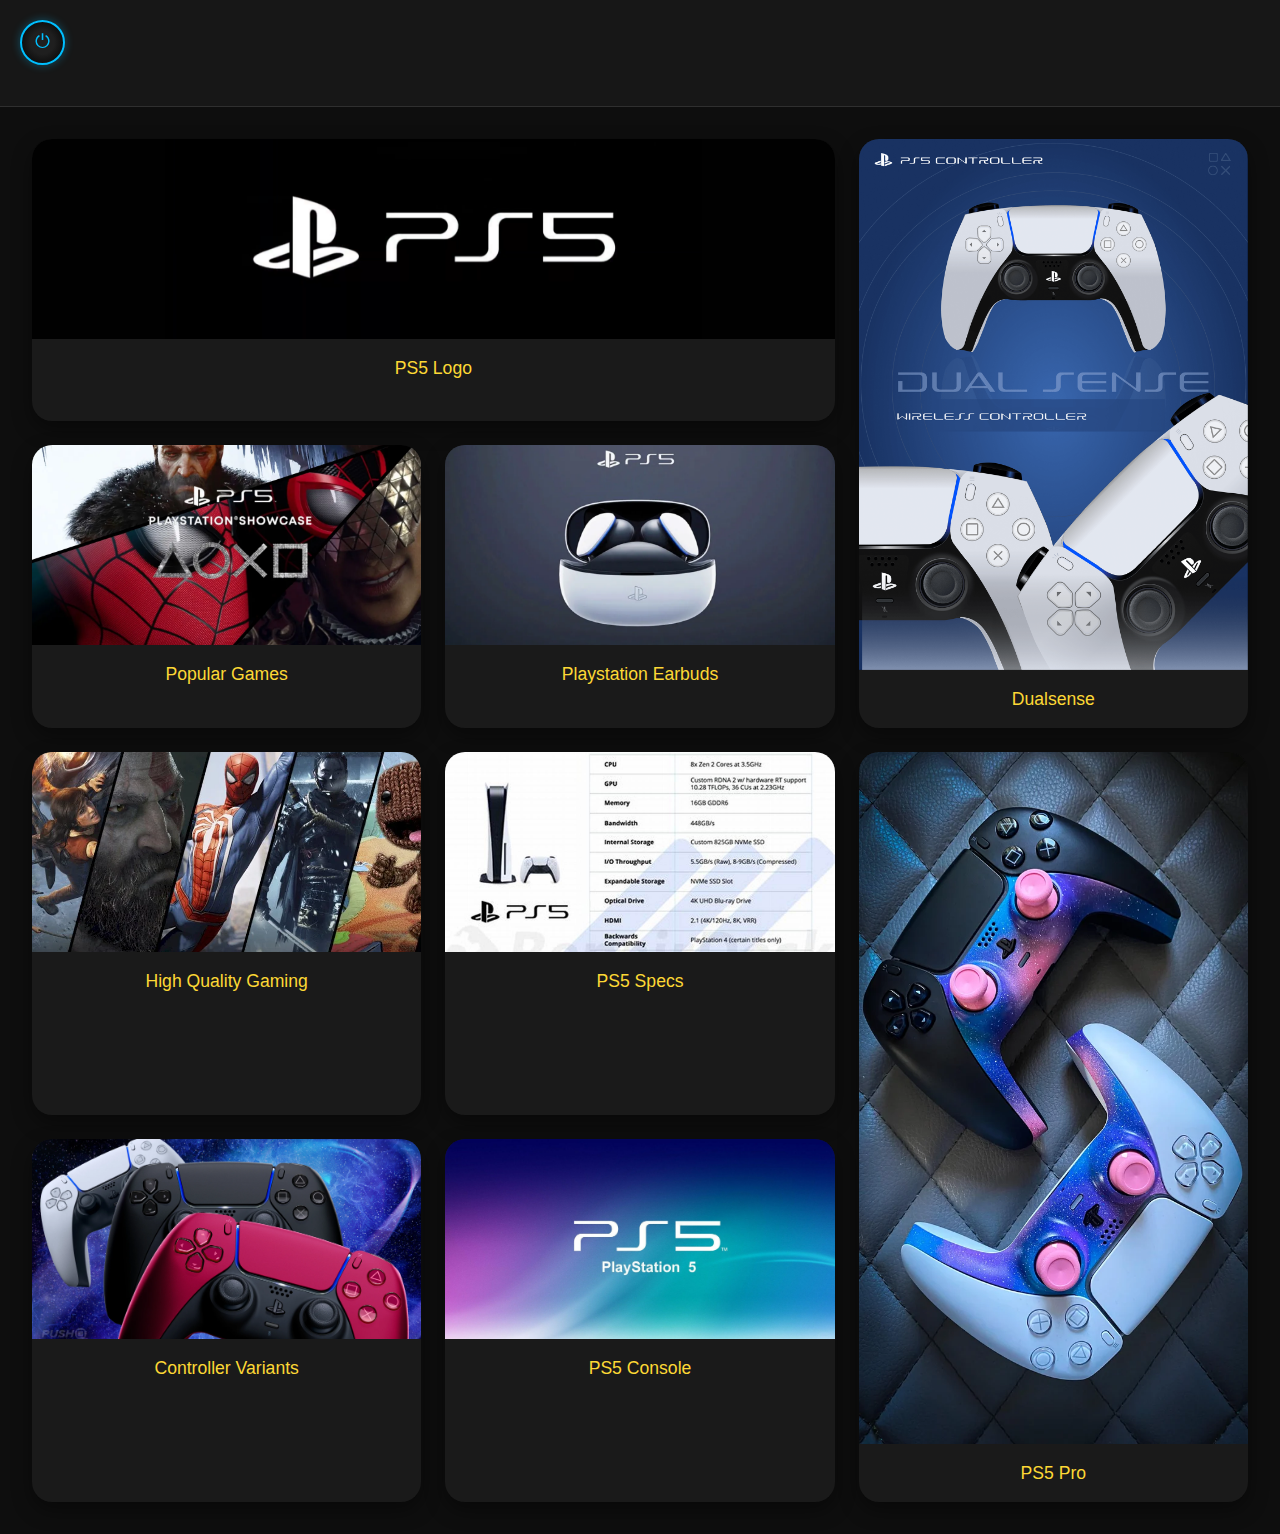
<file: A04/index.html>
<!DOCTYPE html>
<html lang="en">

<head>
  <meta charset="UTF-8" />
  <meta name="viewport" content="width=device-width, initial-scale=1" />
  <title>PS5 Showcase</title>
  <link rel="icon" href="Me/chaewon.jpg" />
  <link href="https://cdn.jsdelivr.net/npm/bootstrap@5.3.3/dist/css/bootstrap.min.css" rel="stylesheet" />

  <link href="https://fonts.googleapis.com/css2?family=Orbitron:wght@600;700&display=swap" rel="stylesheet">

  <style>
    * {
      box-sizing: border-box;
    }

    body {
      margin: 0;
      font-family: 'Segoe UI', sans-serif;
      background-color: #0e0e0e;
      color: white;
    }

    .glass-header {
      position: sticky;
      top: 0;
      width: 100%;
      backdrop-filter: blur(12px);
      background: rgba(30, 30, 30, 0.6);
      border-bottom: 1px solid rgba(255, 255, 255, 0.1);
      padding: 1.5rem 2rem;
      z-index: 999;
      display: flex;
      justify-content: center;
      align-items: center;
    }

    .glass-header h1 {
      margin: 0;
      font-size: 3rem;
      font-weight: 700;
      font-family: 'Orbitron', sans-serif;
      color: #ffffff;
      text-shadow: 0 0 10px #00f, 0 0 20px #00f;
      animation: floatUp 2s ease forwards, floatLoop 4s ease-in-out infinite;
      opacity: 0;
    }

    @keyframes floatUp {
      0% {
        opacity: 0;
        transform: translateY(20px);
      }

      100% {
        opacity: 1;
        transform: translateY(0);
      }
    }

    @keyframes floatLoop {
      0% {
        transform: translateY(0);
      }

      50% {
        transform: translateY(-6px);
      }

      100% {
        transform: translateY(0);
      }
    }

    .btn-back {
      position: absolute;
      top: 20px;
      left: 20px;
      width: 45px;
      height: 45px;
      border-radius: 50%;
      background: radial-gradient(circle, #1f1f1f 40%, #000 100%);
      color: #00bfff;
      border: 2px solid #00bfff;
      display: flex;
      justify-content: center;
      align-items: center;
      font-size: 1.2rem;
      text-decoration: none;
      transition: all 0.3s ease;
      box-shadow: 0 0 10px #00bfff55;
      z-index: 1000;
    }

    .btn-back:hover {
      background-color: #00bfff;
      color: #000;
      box-shadow: 0 0 20px #00bfff, 0 0 40px #00bfff;
      transform: scale(1.1);
    }

    /* Bento Grid */
    .bento-grid {
      display: grid;
      grid-template-areas:
        "a a b"
        "c d b"
        "e f g"
        "h i g";
      grid-template-columns: repeat(3, 1fr);
      gap: 1.5rem;
      padding: 2rem;
    }

    @media (max-width: 768px) {
      .bento-grid {
        grid-template-areas:
          "a"
          "b"
          "c"
          "d"
          "e"
          "f"
          "g"
          "h"
          "i";
        grid-template-columns: 1fr;
      }
    }

    .bento-card {
      border-radius: 20px;
      overflow: hidden;
      transition: transform 0.3s ease, box-shadow 0.3s ease;
      display: flex;
      flex-direction: column;
      background: #1a1a1a;
      box-shadow: 0 8px 20px rgba(0, 0, 0, 0.4);
      cursor: pointer;
    }

    .bento-card:hover {
      transform: scale(1.03);
      box-shadow: 0 8px 24px rgba(0, 123, 255, 0.3);
    }

    .bento-card img {
      width: 100%;
      height: 200px;
      object-fit: cover;
      transition: transform 0.3s ease;
    }

    .bento-card:hover img {
      transform: scale(1.05);
    }

    /* Vertical card override */
    .vertical-card img {
      height: auto;
      max-height: 100%;
      object-fit: contain;
      background-color: #111;
    }

    .card-body {
      padding: 1rem;
      text-align: center;
    }

    .card-text {
      font-size: 1.1rem;
      font-weight: 500;
      color: #fdd835;
    }

    .a {
      grid-area: a;
    }

    .b {
      grid-area: b;
    }

    .c {
      grid-area: c;
    }

    .d {
      grid-area: d;
    }

    .e {
      grid-area: e;
    }

    .f {
      grid-area: f;
    }

    .g {
      grid-area: g;
    }

    .h {
      grid-area: h;
    }

    .i {
      grid-area: i;
    }
  </style>
</head>

<body>

  <div class="glass-header">
    <a href="../index.html" class="btn-back" title="Back">&#x23FB;</a>
    <h1>PS5 Showcase</h1>
  </div>

  <div class="bento-grid">
    <div class="bento-card a">
      <img src="A04 pics/ps5-logo.png" alt="PS5 Console">
      <div class="card-body">
        <p class="card-text">PS5 Logo</p>
      </div>
    </div>

    <div class="bento-card b vertical-card">
      <img src="A04 pics/new.png" alt="Dualsense">
      <div class="card-body">
        <p class="card-text">Dualsense</p>
      </div>
    </div>

    <div class="bento-card c">
      <img src="A04 pics/games.webp" alt="Popular Games">
      <div class="card-body">
        <p class="card-text">Popular Games</p>
      </div>
    </div>

    <div class="bento-card d">
      <img src="A04 pics/earphone.webp" alt="Playstation Earbuds">
      <div class="card-body">
        <p class="card-text">Playstation Earbuds</p>
      </div>
    </div>

    <div class="bento-card e">
      <img src="A04 pics/games2.webp" alt="High Quality Gaming">
      <div class="card-body">
        <p class="card-text">High Quality Gaming</p>
      </div>
    </div>

    <div class="bento-card f">
      <img src="A04 pics/specs.jpg" alt="PS5 Specs">
      <div class="card-body">
        <p class="card-text">PS5 Specs</p>
      </div>
    </div>

    <div class="bento-card g vertical-card">
      <img src="A04 pics/ps.webp" alt="PS5 Pro">
      <div class="card-body">
        <p class="card-text">PS5 Pro</p>
      </div>
    </div>

    <div class="bento-card h">
      <img src="A04 pics/color controller.webp" alt="Controller Variants">
      <div class="card-body">
        <p class="card-text">Controller Variants</p>
      </div>
    </div>

    <div class="bento-card i">
      <img src="A04 pics/ps5 bg.webp" alt="PS5 Console">
      <div class="card-body">
        <p class="card-text">PS5 Console</p>
      </div>
    </div>
  </div>

  <script src="https://cdn.jsdelivr.net/npm/bootstrap@5.3.3/dist/js/bootstrap.bundle.min.js"></script>
</body>

</html>
</file>
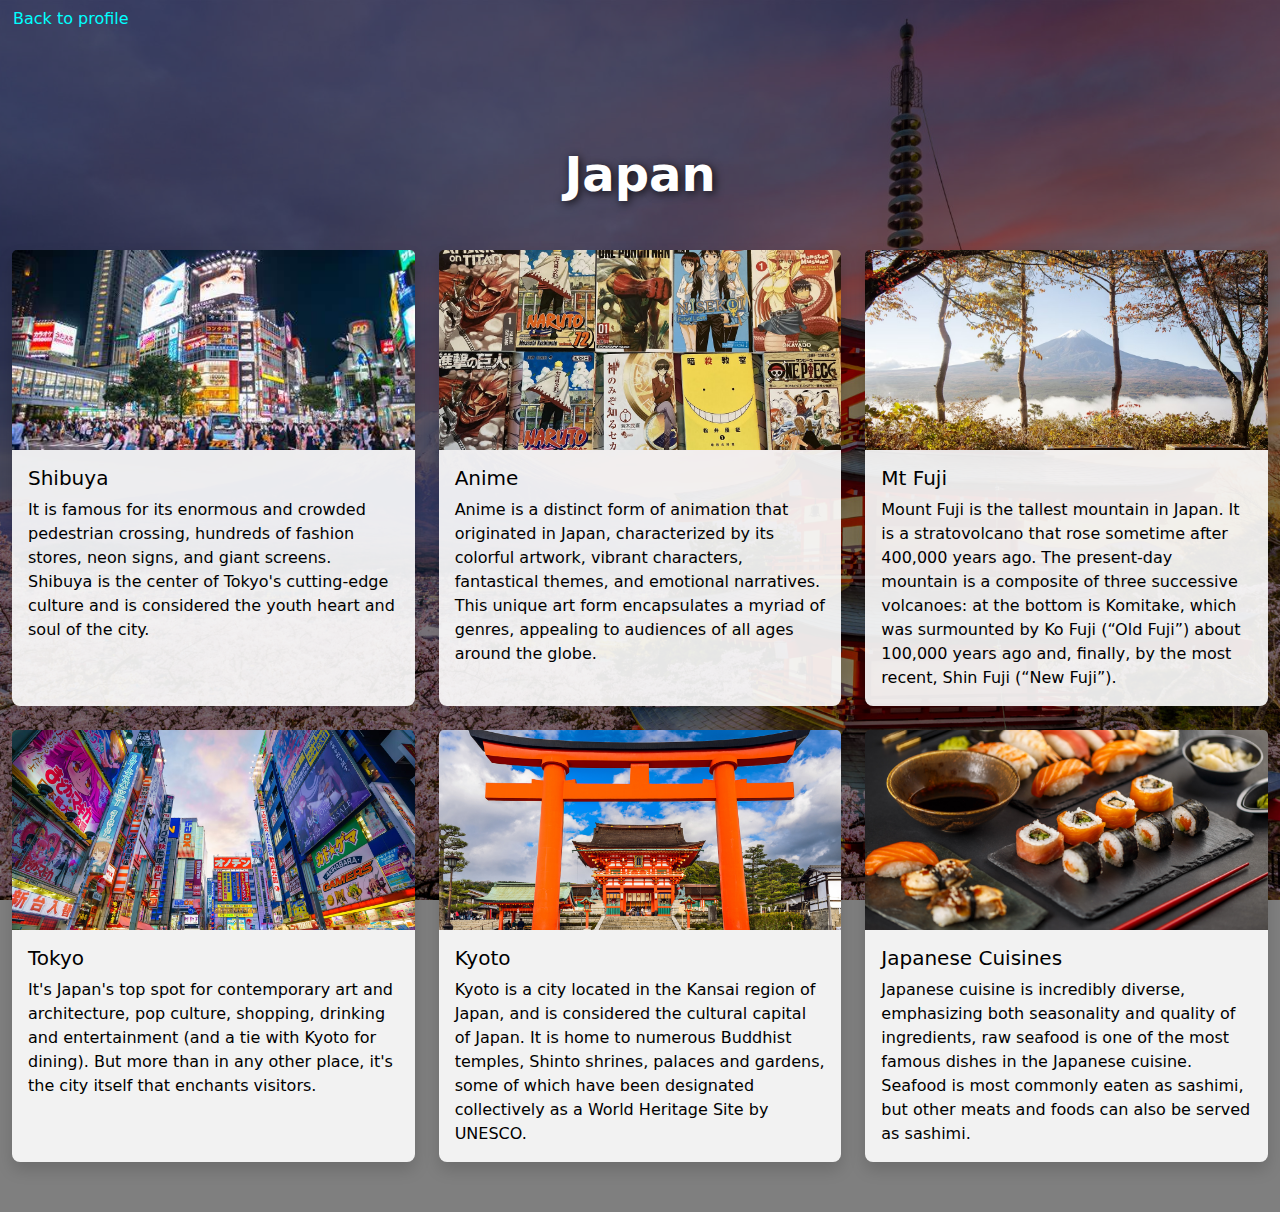
<file: A05/index.html>
<!DOCTYPE html>
<html lang="en">
<head>
  <meta charset="UTF-8" />
  <meta name="viewport" content="width=device-width, initial-scale=1" />
  <title>Activity 05</title>
  <link href="https://cdn.jsdelivr.net/npm/bootstrap@5.3.3/dist/css/bootstrap.min.css" rel="stylesheet" />
  <style>
    body {
      background-image: url('japan bg.jpg');    
      background-size: cover;
      background-position: center;
      background-repeat: no-repeat;
      background-attachment: fixed;
      color: white;
    }

    .overlay {
      background-color: rgba(0, 0, 0, 0.5); 
      min-height: 100vh;
      padding-bottom: 50px;
    }

    .header-title {
      font-size: 3rem;
      font-weight: bold;
      text-shadow: 2px 2px 10px rgba(0, 0, 0, 0.8);
      text-align: center;
      padding: 100px 0 40px;
    }

    .card {
      background-color: rgba(255, 255, 255, 0.9);
      color: black;
      border: none;
    }

    .card img {
      height: 200px;
      object-fit: cover;
    }
    .offcanvas-header,
.offcanvas-body {
	background-color: #111;
	color: white;
}

.offcanvas-body a {
	color: #fdd835;
	text-decoration: none;
}

.navbar-toggler {
	position: fixed;
	top: 1rem;
	left: 1rem;
	z-index: 9999;
}
  </style>
</head>
<body>
  <div class="overlay">
    <a href="../index.html" class = btn btn-primary m-3 style="color: aqua;">Back to profile</a>
    <div class="header-title">Japan</div>

    <div class="container-fluid">
      <div class="row g-4">

        <div class="col-md-4">
          <div class="card shadow rounded-3 h-100">
            <img src="A05 Pics/shibuya.jpg" class="card-img-top">
            <div class="card-body">
              <h5 class="card-title">Shibuya</h5>
              <p class="card-text">It is famous for its enormous and crowded pedestrian crossing, hundreds of fashion stores, neon signs, and giant screens. Shibuya is the center of Tokyo's cutting-edge culture and is considered the youth heart and soul of the city.</p>
            </div>
          </div>
        </div>

        <div class="col-md-4">
          <div class="card shadow rounded-3 h-100">
            <img src="A05 Pics/anime.jpg" class="card-img-top">
            <div class="card-body">
              <h5 class="card-title">Anime</h5>
              <p class="card-text">Anime is a distinct form of animation that originated in Japan, characterized by its ⁢colorful artwork, vibrant characters, fantastical themes, and emotional ⁤narratives. This​ unique art form encapsulates a myriad of genres, appealing to audiences of ⁢all ages around the globe. </p>
            </div>
          </div>
        </div>

        <div class="col-md-4">
          <div class="card shadow rounded-3 h-100">
            <img src="A05 Pics/GettyRF1125806115.avif" class="card-img-top">
            <div class="card-body">
              <h5 class="card-title">Mt Fuji</h5>
              <p class="card-text">Mount Fuji is the tallest mountain in Japan. It is a stratovolcano that rose sometime after 400,000 years ago. The present-day mountain is a composite of three successive volcanoes: at the bottom is Komitake, which was surmounted by Ko Fuji (“Old Fuji”) about 100,000 years ago and, finally, by the most recent, Shin Fuji (“New Fuji”). </p>
            </div>
          </div>
        </div>
        <div class="col-md-4">
            <div class="card shadow rounded-3 h-100">
              <img src="A05 Pics/tokyo.avif" class="card-img-top">
              <div class="card-body">
                <h5 class="card-title">Tokyo</h5>
                <p class="card-text">It's Japan's top spot for contemporary art and architecture, pop culture, shopping, drinking and entertainment (and a tie with Kyoto for dining). But more than in any other place, it's the city itself that enchants visitors.</p>
              </div>
            </div>
          </div>
          <div class="col-md-4">
            <div class="card shadow rounded-3 h-100">
              <img src="A05 Pics/kyoto.jpg" class="card-img-top">
              <div class="card-body">
                <h5 class="card-title">Kyoto</h5>
                <p class="card-text">Kyoto is a city located in the Kansai region of Japan, and is considered the cultural capital of Japan. It is home to numerous Buddhist temples, Shinto shrines, palaces and gardens, some of which have been designated collectively as a World Heritage Site by UNESCO.</p>
              </div>
            </div>
          </div>
          <div class="col-md-4">
            <div class="card shadow rounded-3 h-100">
              <img src="A05 Pics/Japanese Cuisines.jpg" class="card-img-top">
              <div class="card-body">
                <h5 class="card-title">Japanese Cuisines</h5>
                <p class="card-text">Japanese cuisine is incredibly diverse, emphasizing both seasonality and quality of ingredients, raw seafood is one of the most famous dishes in the Japanese cuisine. Seafood is most commonly eaten as sashimi, but other meats and foods can also be served as sashimi.</p>
              </div>
            </div>
          </div>

      </div>
    </div>
  </div>

  <script src="https://cdn.jsdelivr.net/npm/bootstrap@5.3.3/dist/js/bootstrap.bundle.min.js"></script>
</body>
</html>
</file>
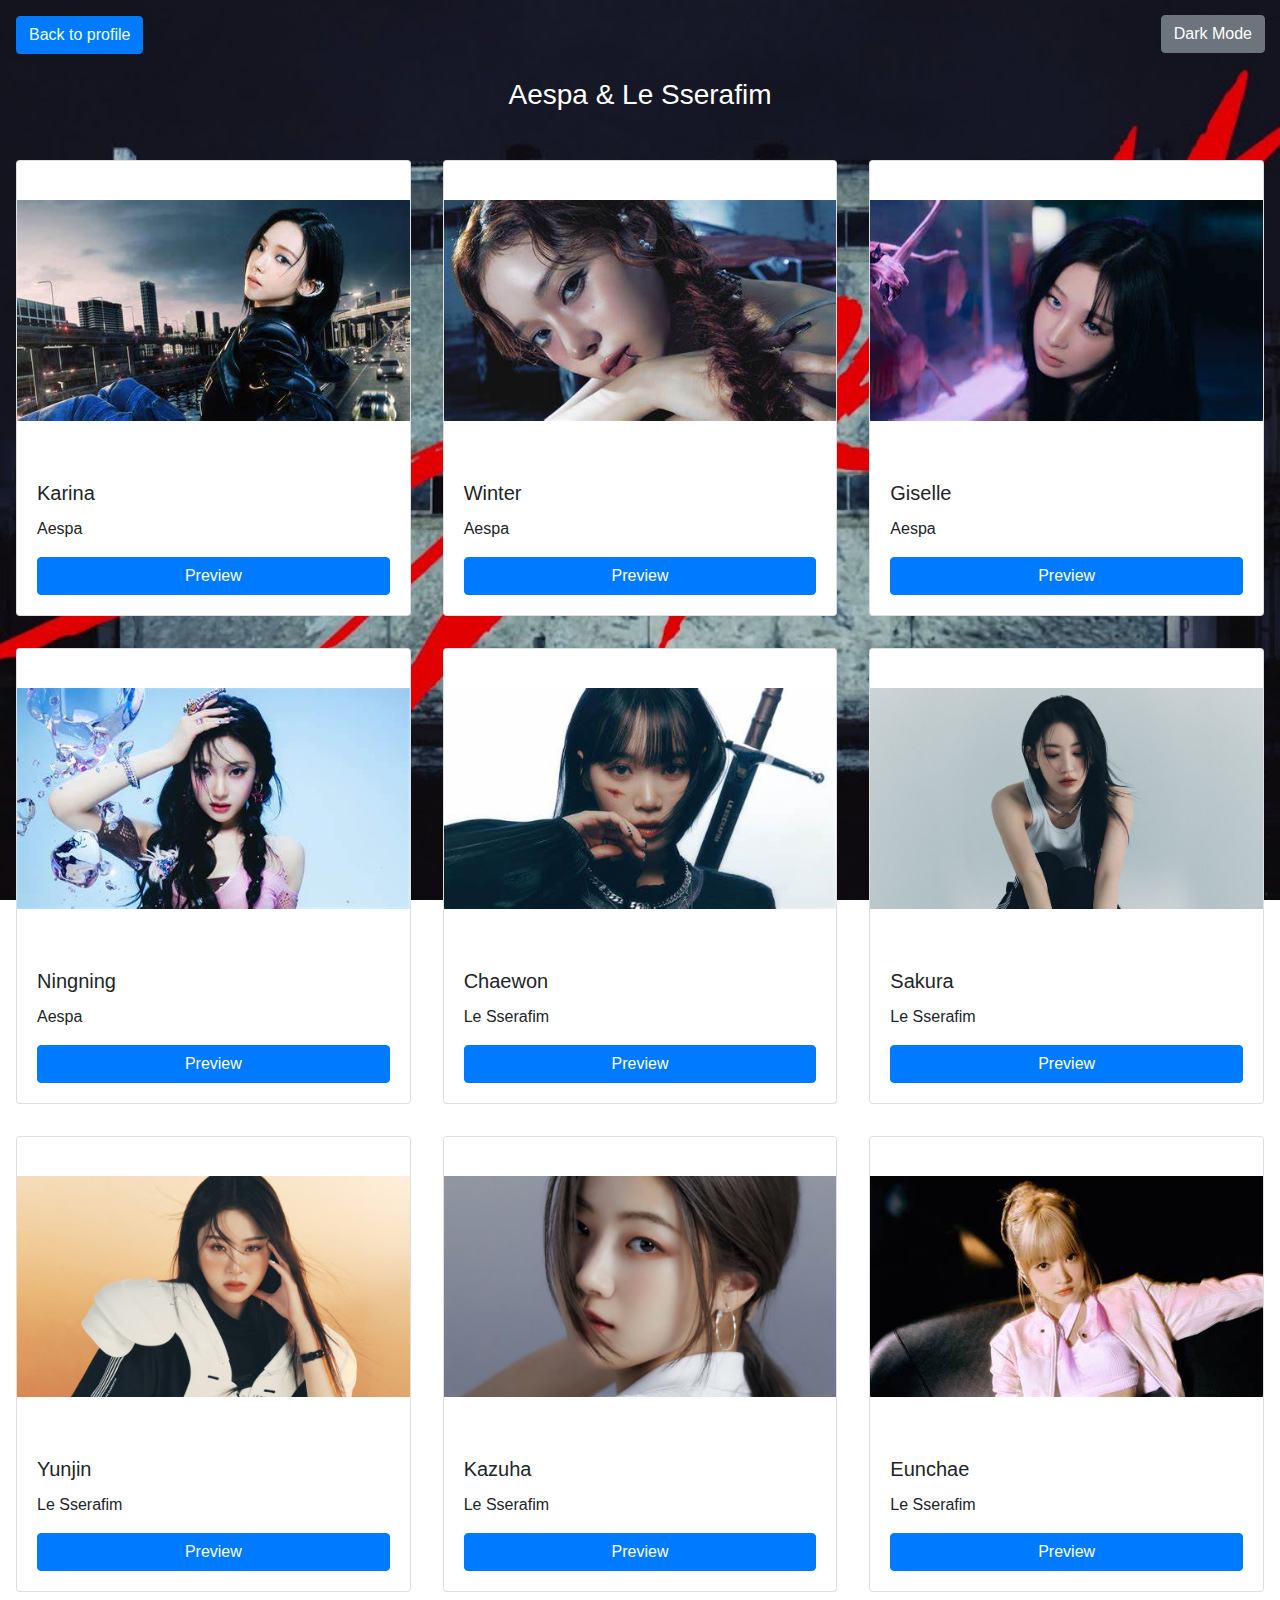
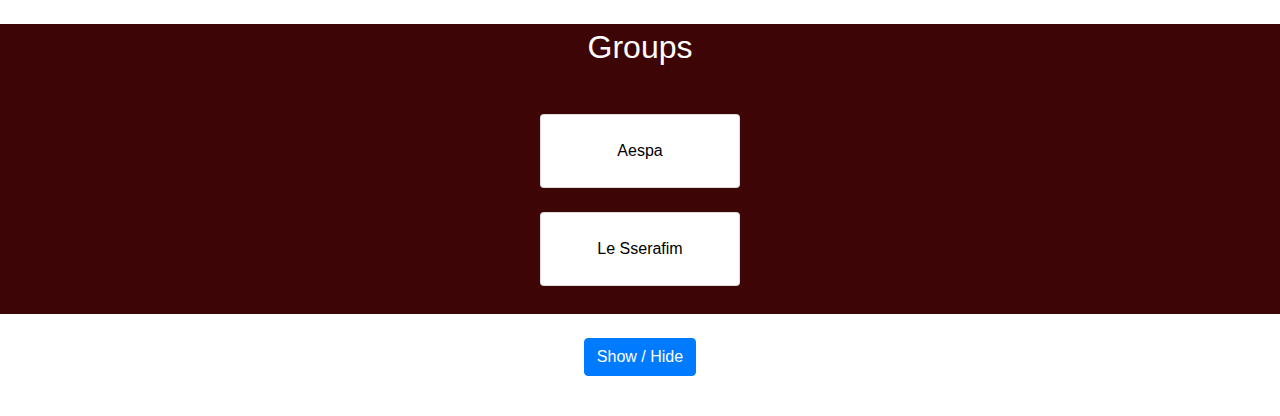
<file: A06/index.html>
<!doctype html>
<html lang="en">

<head>
  <meta charset="utf-8">
  <meta name="viewport" content="width=device-width, initial-scale=1, shrink-to-fit=no">
  <title>Aespa & Le Sserafim</title>

  <link rel="stylesheet" href="https://cdn.jsdelivr.net/npm/bootstrap@4.0.0/dist/css/bootstrap.min.css"
    integrity="sha384-Gn5384xqQ1aoWXA+058RXPxPg6fy4IWvTNh0E263XmFcJlSAwiGgFAW/dAiS6JXm" crossorigin="anonymous">

  <style>
    body {
      background-image: url('drama.jpg');
      background-size: cover;
      background-position: center;
      background-repeat: no-repeat;
      background-attachment: fixed;
      transition: background-color 0.3s ease, color 0.3s ease;
    }

    body[data-theme="dark"] {
      background-color: #121212;
      color: #e0e0e0;
    }

    body[data-theme="dark"] .card {
      background-color: #1f1f1f;
      color: #e0e0e0;
    }

    body[data-theme="dark"] .btn-primary {
      background-color: #bb86fc;
      border-color: bl;
    }

    body[data-theme="dark"] .btn-outline {
      color:white;
      background-color: #a070db;
    }

    body[data-theme="dark"] .btn-outline:hover {
      background-color: #723bb4;
      color: white;
    }

    body[data-theme="light"] .btn-outline {
      color:white;
      background-color: #a070db;
    }

    body[data-theme="light"] .btn-outline:hover {
      background-color: #723bb4;
      color: white;
    }

    body[data-theme="light"] .header-title {
      color: white !important;
    }

    .theme-btn {
      position: fixed;
      top: 15px;
      right: 15px;
      z-index: 999;
    }
  </style>
</head>

<body data-theme="light">

  <button class="btn btn-secondary theme-btn" onclick="toggleTheme()" id="themeButton">Dark Mode</button>

  <div class="overlay">
    <a href="../index.html" class="btn btn-primary m-3" style="color: rgb(238, 255, 255);">Back to profile</a>

    <div class="container-fluid p-2 mb-3" style="color: white;">
      <div class="h3 text-center header-title">Aespa & Le Sserafim</div>
    </div>

    <div class="container-fluid my-3">
      <div class="row" id="container-row"></div>
    </div>

    <div class="container-fluid mt-3 py-1" style="background-color: rgb(61, 5, 5); color: white;">
      <div class="row">
        <div class="col text-center">
          <div class="h2 mb-5">Groups</div>

          <div onmouseover="aespaMouseEnter('aespaButton')" onmouseleave="aespaMouseLeave('aespaButton')"
            id="aespaButton" class="card p-4 my-4 rounded-5 mx-auto text-center"
            style="max-width: 200px; color: black;">
            Aespa
          </div>

          <div onmouseover="aespaMouseEnter('lsrfmButton')" onmouseleave="aespaMouseLeave('lsrfmButton')"
            id="lsrfmButton" class="card p-4 my-4 rounded-5 mx-auto text-center"
            style="max-width: 200px; color: black;">
            Le Sserafim
          </div>
        </div>
      </div>
    </div>

    <div class="container text-center my-4">
      <button class="btn btn-primary mb-3" data-toggle="collapse" data-target="#memberList"
        aria-expanded="false" aria-controls="memberList">
        Show / Hide 
      </button>

      <div class="collapse" id="memberList">
        <div class="card card-body bg-light text-dark">
          <div class="h5 mb-3">Le Sserafim and Aespa Members</div>
          <div class="row">
            <div class="col-md-6">
              <strong>Le Sserafim</strong>
              <ul class="list-unstyled">
                <li>Kim Chaewon</li>
                <li>Huh Yunjin</li>
                <li>Miyawaki Sakura</li>
                <li>Nakamura Kazuha</li>
                <li>Hong Eunchae</li>
              </ul>
            </div>
            <div class="col-md-6">
              <strong>Aespa</strong>
              <ul class="list-unstyled">
                <li>Karina</li>
                <li>Winter</li>
                <li>Giselle</li>
                <li>Ningning</li>
              </ul>
            </div>
          </div>
        </div>
      </div>
    </div>

  </div>

  <script>
    var titles = ["Karina", "Winter", "Giselle", "Ningning", "Chaewon", "Sakura", "Yunjin", "Kazuha", "Eunchae"];
    var photos = ["karina3.jpg", "winter3.jpg", "giselle2.jpg", "ningning.jpg", "chaewon2.jpg", "sakura2.jpg", "yunjin2.jpg", "kazu.jpg", "eunch.jpg"];
    var contents = ["Aespa", "Aespa", "Aespa", "Aespa", "Le Sserafim", "Le Sserafim", "Le Sserafim", "Le Sserafim", "Le Sserafim"];

    var rowElement = document.getElementById("container-row");
    for (var i = 0; i < titles.length; i++) {
      rowElement.innerHTML += `
        <div class="col-12 col-sm-6 col-md-4 d-flex align-items-stretch p-3">
          <div class="card shadow rounded-5 overflow-hidden w-100" style="height: 100%;">
            <img src="photos/${photos[i]}" class="card-img-top bg-white" style="height: 300px; object-fit: contain;" alt="">
            <div class="card-body d-flex flex-column">
              <h5 class="card-title">${titles[i]}</h5>
              <p class="card-text flex-grow-1">${contents[i]}</p>
              <a href="#" class="btn btn-primary mt-auto">Preview</a>
            </div>
          </div>
        </div>`;
    }

    function toggleTheme() {
      const body = document.body;
      const button = document.getElementById("themeButton");
      const current = body.getAttribute("data-theme");

      if (current === "dark") {
        body.setAttribute("data-theme", "light");
        button.textContent = "Dark Mode";
      } else {
        body.setAttribute("data-theme", "dark");
        button.textContent = "Light Mode";
      }
    }

    function aespaMouseEnter(id) {
      var inquireButton = document.getElementById(id);
      inquireButton.style.backgroundColor = "pink";
      inquireButton.classList.add("shadow");
    }

    function aespaMouseLeave(id) {
      var inquireButton = document.getElementById(id);
      inquireButton.style.backgroundColor = "white";
      inquireButton.classList.remove("shadow");
    }
  </script>

  <script src="https://code.jquery.com/jquery-3.2.1.slim.min.js"
    integrity="sha384-KJ3o2DKtIkvYIK3UENzmM7KCkRr/rE9/Qpg6aAZGJwFDMVNA/GpGFF93hXpG5KkN"
    crossorigin="anonymous"></script>
  <script src="https://cdn.jsdelivr.net/npm/popper.js@1.12.9/dist/umd/popper.min.js"
    integrity="sha384-ApNbgh9B+Y1QKtv3Rn7W3mgPxhU9K/ScQsAP7hUibX39j7fakFPskvXusvfa0b4Q"
    crossorigin="anonymous"></script>
  <script src="https://cdn.jsdelivr.net/npm/bootstrap@4.0.0/dist/js/bootstrap.min.js"
    integrity="sha384-JZR6Spejh4U02d8jOt6vLEHfe/JQGiRRSQQxSfFWpi1MquVdAyjUar5+76PVCmYl"
    crossorigin="anonymous"></script>

</body>

</html>
</file>
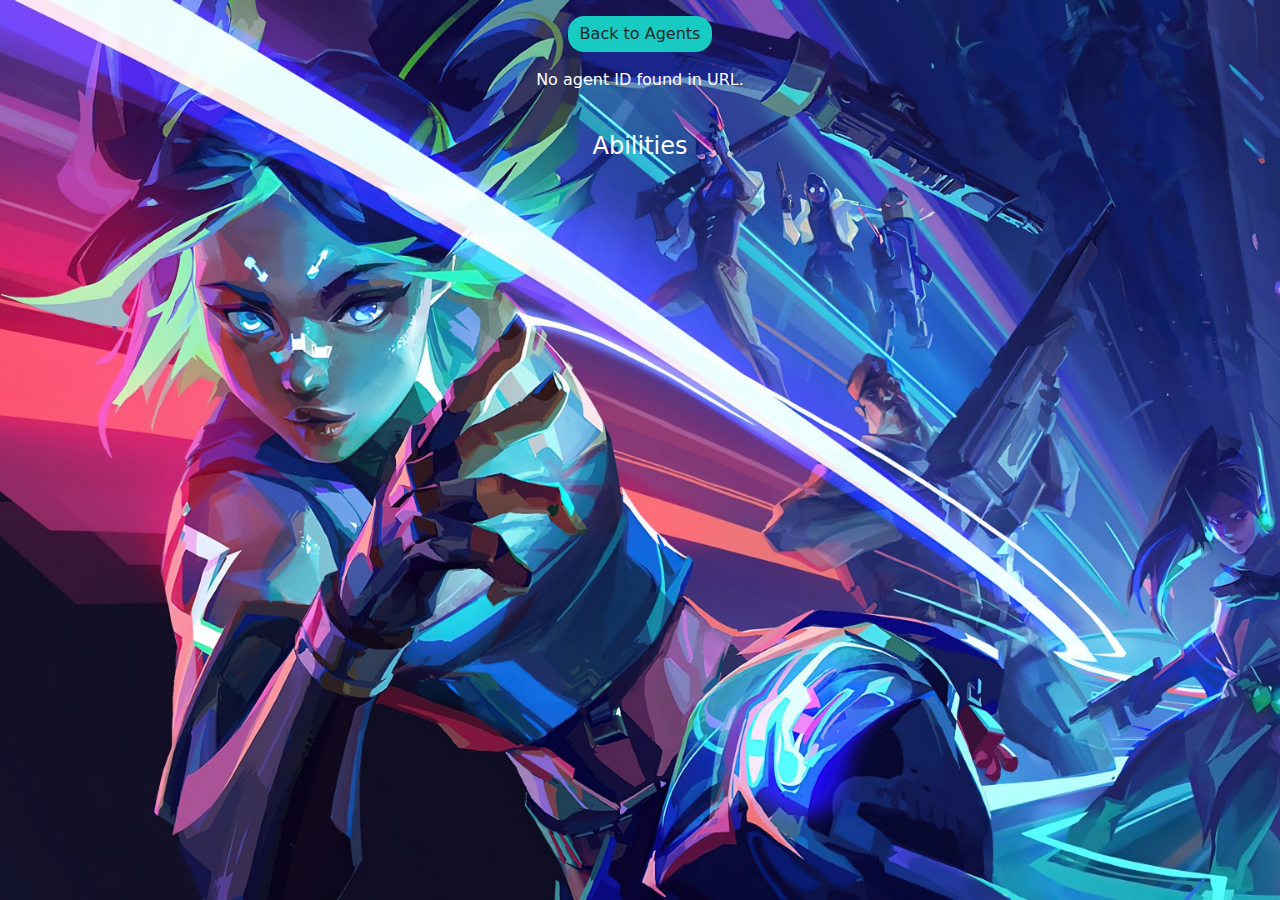
<file: A07/view.html>
<!doctype html>
<html lang="en">

<head>
  <meta charset="utf-8">
  <meta name="viewport" content="width=device-width, initial-scale=1">
  <title>Agent Info</title>
  <link rel="icon" href="valo logo.webp">
  <link href="https://cdn.jsdelivr.net/npm/bootstrap@5.3.5/dist/css/bootstrap.min.css" rel="stylesheet">
  <style>
    body {
      background-image: url('bg.jpg');
      background-size: cover;
      background-position: center;
      background-repeat: no-repeat;
      background-attachment: fixed;
    }

    body {
      background-color: #0f1923;
      color: white;
    }

    .agent-img-container img {
      width: 100%;
      height: 100%;
      object-fit: cover;
      display: block;
    }

    .agent-name {
      font-size: 2rem;
      font-weight: bold;
      margin-top: 1rem;
    }

    .role-badge {
      font-size: 1rem;
      font-weight: bold;
      padding: 6px 14px;
      border-radius: 12px;
      color: white;
      display: inline-block;
    }

    .Duelist {
      background-color: #d32f2f;
    }

    .Initiator {
      background-color: #388e3c;
    }

    .Sentinel {
      background-color: #1976d2;
    }

    .Controller {
      background-color: #9c27b0;
    }

    .back-button {
      background-color: #17CBC2;
      border: none;
    }

    .ability-card {
      background-color: #1f2a37;
      border-radius: 10px;
      padding: 15px;
      margin-bottom: 15px;
      text-align: center;
      box-shadow: 0 4px 10px rgba(0, 0, 0, 0.4);
    }

    .ability-icon {
      width: 60px;
      height: 60px;
      object-fit: contain;
      margin-bottom: 10px;
    }

    .ability-name {
      font-weight: bold;
      font-size: 1rem;
    }

    .ability-desc {
      font-size: 0.9rem;
      color: #ccc;
    }
  </style>
</head>

<body>
  <div class="container-fluid text-center my-3">
    <div class="row">
      <div class="col">
        <button class="btn back-button rounded-4 mb-3" onclick="window.history.back()">Back to Agents</button>
      </div>
    </div>

    <div class="container">
      <div class="row" id="agentInfo"></div>
      <div class="row mt-4">
        <div class="col">
          <h4>Abilities</h4>
        </div>
      </div>
      <div class="row" id="agentAbilities"></div>
    </div>
  </div>

  <script>
    function getQueryParam(param) {
      const urlParams = new URLSearchParams(window.location.search);
      return urlParams.get(param);
    }

    async function loadAgentData(agentId) {
      try {
        const res = await fetch(`https://valorant-api.com/v1/agents/${agentId}`);
        const { data } = await res.json();

        const roleClass = data.role?.displayName?.replace(/\s+/g, '') || 'Unknown';

        document.getElementById("agentInfo").innerHTML = `
          <div class="col">
            <div class="agent-img-container mb-3">
              <img src="${data.fullPortrait || data.displayIcon}" alt="${data.displayName}">
            </div>
            <div class="agent-name">${data.displayName}</div>
            ${data.role ? `<div class="role-badge ${roleClass} my-2">${data.role.displayName}</div>` : ''}
            <p class="mt-4 px-3">${data.description || 'No description available.'}</p>
          </div>
        `;

        const abilitiesContainer = document.getElementById("agentAbilities");
        abilitiesContainer.innerHTML = "";

        data.abilities.forEach(ability => {
          if (!ability.displayIcon || !ability.displayName) return;

          abilitiesContainer.innerHTML += `
            <div class="col-12 col-sm-6 col-md-3">
              <div class="ability-card">
                <img class="ability-icon" src="${ability.displayIcon}" alt="${ability.displayName}">
                <div class="ability-name">${ability.displayName}</div>
                <div class="ability-desc mt-2">${ability.description || "No description"}</div>
              </div>
            </div>
          `;
        });

      } catch (err) {
        console.error("Error loading agent data:", err);
        document.getElementById("agentInfo").innerHTML = `<p>Error loading agent info.</p>`;
      }
    }

    const agentId = getQueryParam("agentId");
    if (agentId) {
      loadAgentData(agentId);
    } else {
      document.getElementById("agentInfo").innerHTML = `<p>No agent ID found in URL.</p>`;
    }
  </script>

  <script src="https://cdn.jsdelivr.net/npm/bootstrap@5.3.5/dist/js/bootstrap.bundle.min.js"></script>
</body>

</html>
</file>
